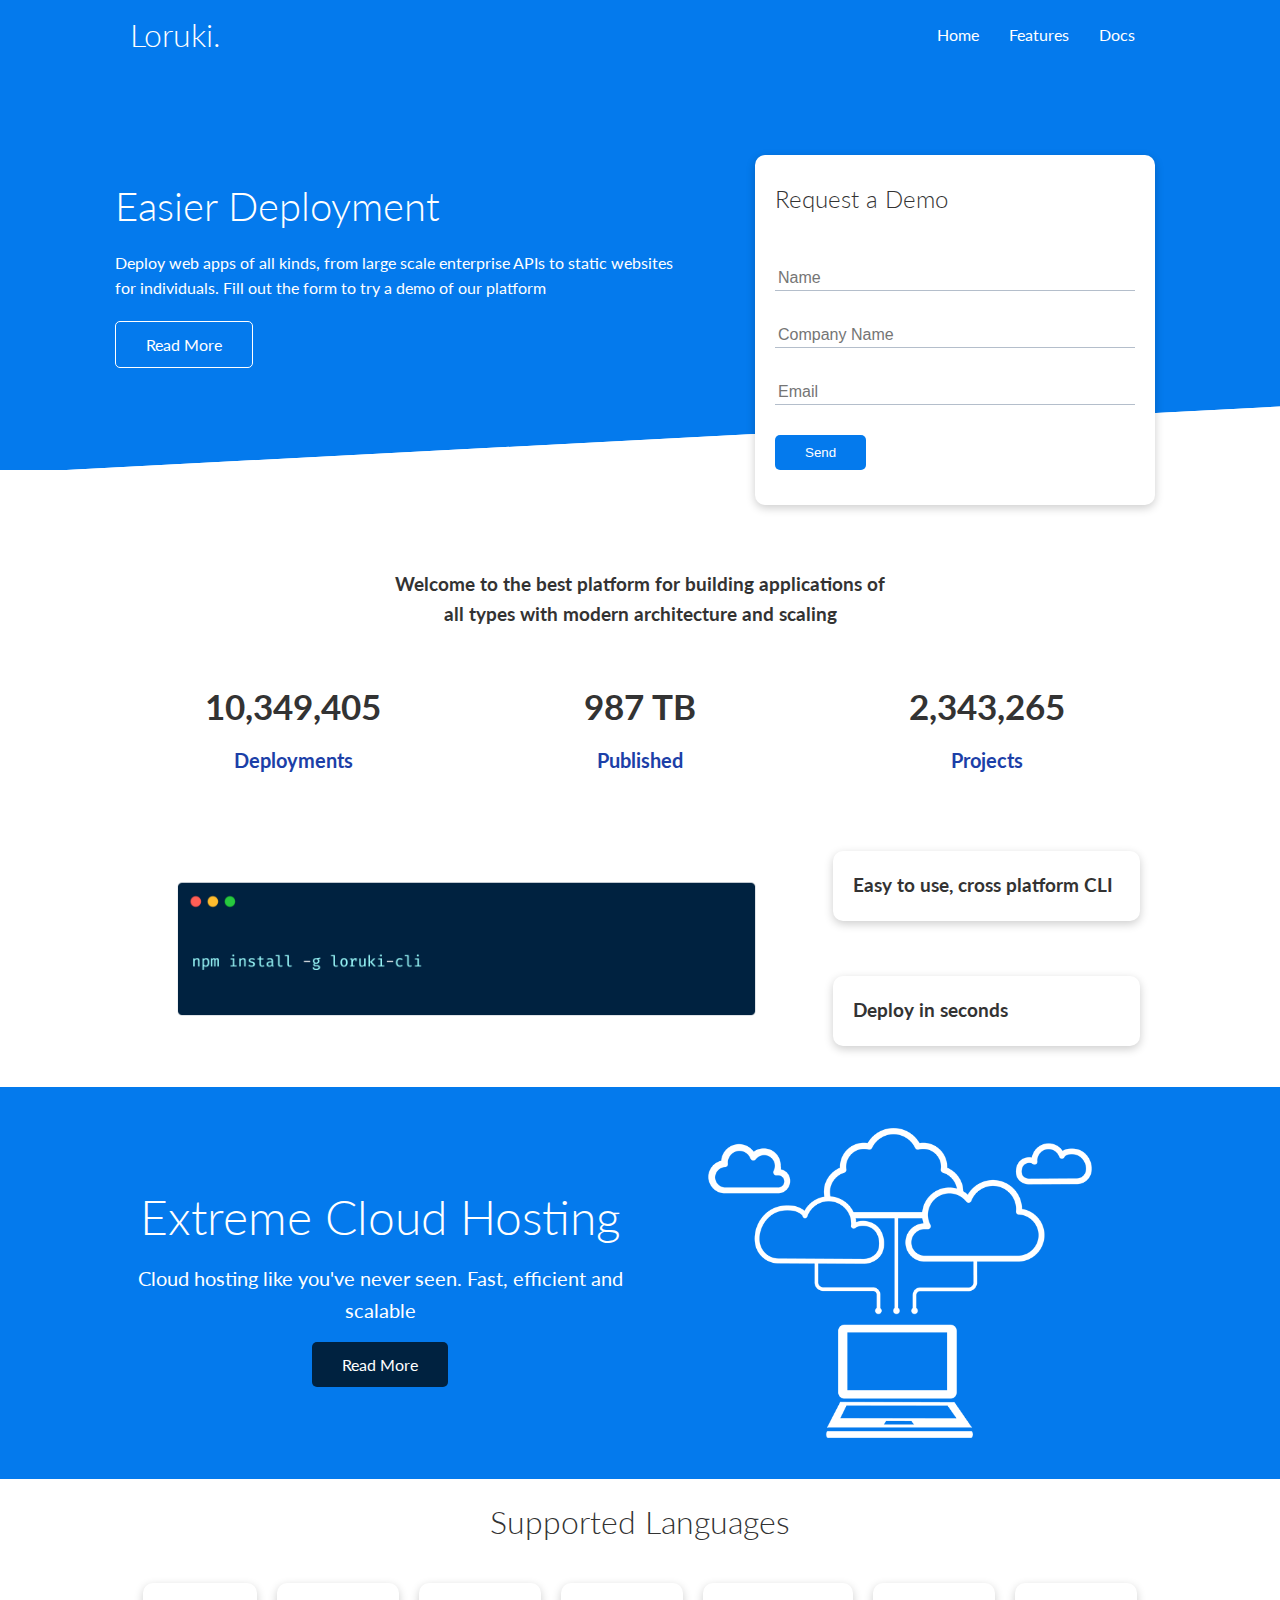
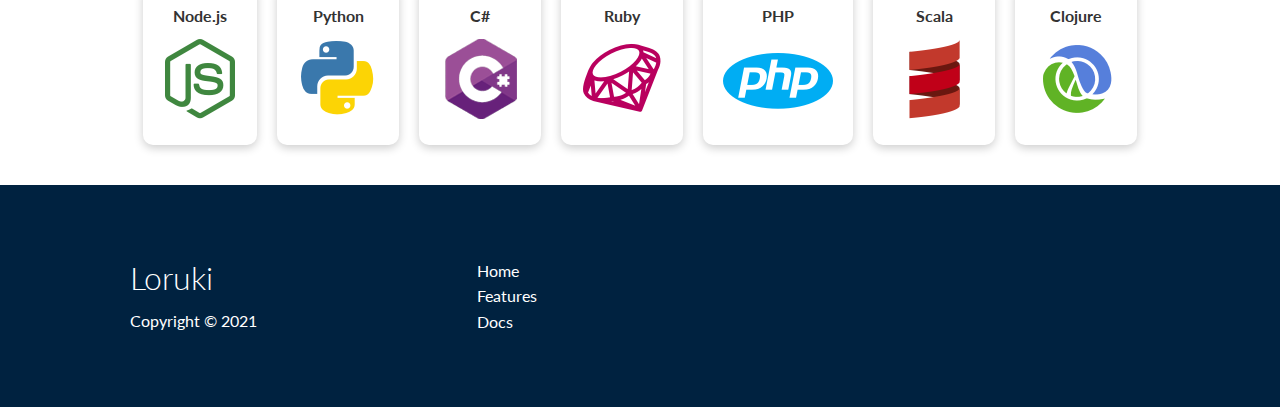
<file: index.html>
<!DOCTYPE html>
<html lang="en">
<head>
    <meta charset="UTF-8">
    <meta name="viewport" content="width=device-width, initial-scale=1.0">
    <link rel="stylesheet" href="css/style.css">
    <link rel="stylesheet" href="css/utilities.css">

    <link rel="stylesheet" href="https://cdnjs.cloudflare.com/ajax/libs/font-awesome/5.15.3/css/all.min.css"
        integrity="sha512-iBBXm8fW90+nuLcSKlbmrPcLa0OT92xO1BIsZ+ywDWZCvqsWgccV3gFoRBv0z+8dLJgyAHIhR35VZc2oM/gI1w=="
        crossorigin="anonymous" />
    <title>Loruki | Cloud Hosting For Everyone</title>
</head>
<body>
    <!-- Navbar -->
<div class="navbar">
    <div class="container flex">
        <h1 id="logo">Loruki.</h1>
        <nav>
            <ul>
                <li><a href="index.html">Home</a></li>
                <li><a href="features.html">Features</a></li>
                <li><a href="docs.html">Docs</a></li>
            </ul>
        </nav>
    </div>    
</div>

<!-- Showcase -->

<section class="showcase">
    <div class="container grid">
        <!-- left side -->
        <div class="showcase-text">
            <h1>Easier Deployment</h1>
            <p>Deploy web apps of all kinds, from large scale enterprise APIs to static websites for individuals. Fill out the form to
            try a demo of our platform</p>
            <a href="features.html" class="btn btn-outline">Read More</a>
        </div>

        <!-- right side -->
        <div class="showcase-form card">
            <h2>Request a Demo</h2>
            <form name="contact" method="POST" netlify-honeypot="bot-field" data-netlify="true">
                <input type="hidden" name="form-name" value="contact">
                <p class="hidden">
                    <label>Don’t fill this out if you’re human: <input name="bot-field" /></label>
                </p>
                <div class="form-control">
                    <input type="text" name="name" placeholder="Name" required>
                </div>

                <div class="form-control">
                    <input type="text" name="company" placeholder="Company Name" required>
                </div>

                <div class="form-control">
                    <input type="email" name="email" placeholder="Email" required>
                </div>
                
                <input type="submit" value="Send" class="btn btn-primary">
            </form>
        </div>
    </div>
</section>

<!-- Stats -->
<section class="stats">
    <div class="container"> 
        <h3 class="text-center my-1" id="stats-heading">
            Welcome to the best platform for building applications of all types with modern architecture and scaling
        </h3>

        <div class="grid grid-3 text-center my-4">
            <div>
                <i class="fas fa-server fa-3x"></i>
                <h3>10,349,405</h3>
                <p class="text-secondary">Deployments</p>
            </div>
            <div>
                <i class="fas fa-upload fa-3x"></i>
                <h3>987 TB</h3>
                <p class="text-secondary">Published</p>
            </div>
            <div>
                <i class="fas fa-project-diagram fa-3x"></i>
                <h3>2,343,265</h3>
                <p class="text-secondary">Projects</p>
            </div>
        </div>
    </div>
</section>

<!-- Cli -->
<section class="cli">   
    <div class="container grid">
        <img src="images/cli.png" alt="">
        <div class="card">
            <h3>Easy to use, cross platform CLI</h3>
        </div>

        <div class="card">
            <h3>Deploy in seconds</h3>
        </div>
    </div>
</section>

<!-- Cloud -->
<section class="cloud bg-primary my-2 py-2">
    <div class="container grid">
        <div class="text-center">
            <h2 class="lg">Extreme Cloud Hosting</h2>
            <p class="lead my-1">Cloud hosting like you've never seen. Fast, efficient and scalable</p>
            <a href="features.html" class="btn btn-dark">Read More</a>
        </div>
        <img src="images/cloud.png" alt="">
    </div>
</section>

<!-- Languages -->
<section class="languages">
    <h2 class="md text-center my-2">
        Supported Languages
    </h2>
    <div class="container flex">
    <div class="card">
        <h4>Node.js</h4>
        <img src="images/logos/node.png" alt="">
    </div>
    <div class="card">
        <h4>Python</h4>
        <img src="images/logos/python.png" alt="">
    </div>
    <div class="card">
        <h4>C#</h4>
        <img src="images/logos/csharp.png" alt="">
    </div>
    <div class="card">
        <h4>Ruby</h4>
        <img src="images/logos/ruby.png" alt="">
    </div>
    <div class="card">
        <h4>PHP</h4>
        <img src="images/logos/php.png" alt="">
    </div>
    <div class="card">
        <h4>Scala</h4>
        <img src="images/logos/scala.png" alt="">
    </div>
    <div class="card">
        <h4>Clojure</h4>
        <img src="images/logos/clojure.png" alt="">
    </div>
    </div>
</section>

<!-- Footer -->
<div class="footer bg-dark py-5">
     <div class="container grid grid-3">
         <div>
             <h1>Loruki</h1>
            <p>Copyright &copy; 2021</p>
         </div>
         <nav>
             <ul>
                 <li><a href="index.html">Home</a></li>
                <li><a href="features.html">Features</a></li>
                <li><a href="docs.html">Docs</a></li>
             </ul>
         </nav>
         <div class="social">
            <a href="#"><i class="fab fa-github fa-2x"></i></a>
            <a href="#"><i class="fab fa-facebook fa-2x"></i></a>
            <a href="#"><i class="fab fa-instagram fa-2x"></i></a>
            <a href="#"><i class="fab fa-twitter fa-2x"></i></a>
         </div>
     </div>
</div>
</body>
</html>
</file>
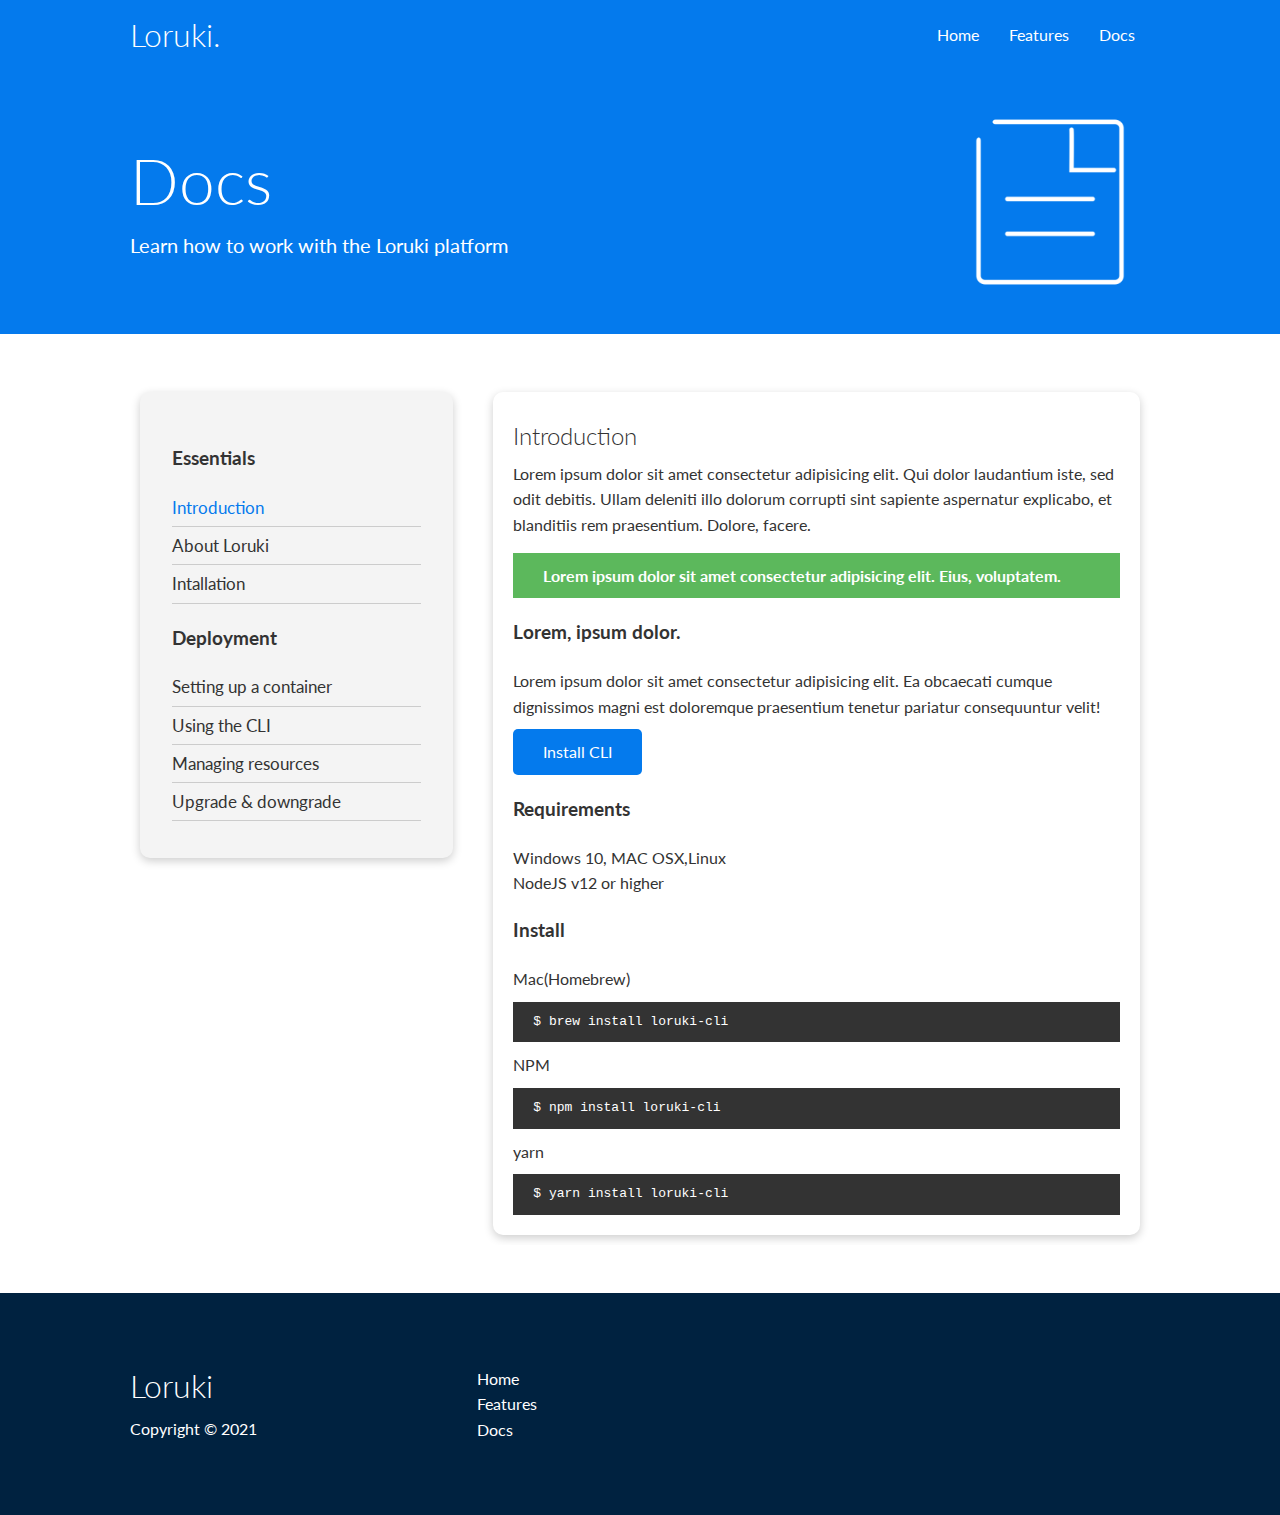
<file: docs.html>
<!DOCTYPE html>
<html lang="en">

<head>
    <meta charset="UTF-8">
    <meta name="viewport" content="width=device-width, initial-scale=1.0">
    <link rel="stylesheet" href="css/style.css">
    <link rel="stylesheet" href="css/utilities.css">

    <link rel="stylesheet" href="https://cdnjs.cloudflare.com/ajax/libs/font-awesome/5.15.3/css/all.min.css"
        integrity="sha512-iBBXm8fW90+nuLcSKlbmrPcLa0OT92xO1BIsZ+ywDWZCvqsWgccV3gFoRBv0z+8dLJgyAHIhR35VZc2oM/gI1w=="
        crossorigin="anonymous" />
    <title>Loruki | Cloud Hosting For Everyone</title>
</head>

<body>
    <!-- Navbar -->
    <div class="navbar">
        <div class="container flex">
            <h1 id="logo">Loruki.</h1>
            <nav>
                <ul>
                    <li><a href="index.html">Home</a></li>
                    <li><a href="features.html">Features</a></li>
                    <li><a href="docs.html">Docs</a></li>
                </ul>
            </nav>
        </div>
    </div>
  
    <!-- Head -->
    <section class="docs-head bg-primary py-3">
        <div class="container grid">
            <div>
                <h1 class="xl">Docs</h1>
                <p class="lead">
                    Learn how to work with the Loruki platform
                </p>
            </div>
            <img src="images/docs.png" alt="">
        </div>
    </section>
<!-- Docs Main -->

<section class="docs-main my-4">
    <div class="container grid">
        <div class="card bg-light p-3">
            <h3 class="my-2">Essentials</h3>
            <nav>
                <ul>
                    <li><a class="text-primary" href="#">Introduction</a></li>
                    <li><a href="#">About Loruki</a></li>
                    <li><a href="#">Intallation</a></li>
                </ul>
            </nav>

            <h3 class="my-2">Deployment</h3>
            <nav>
                <ul>
                    <li><a href="#">Setting up a container</a></li>
                    <li><a href="#">Using the CLI</a></li>
                    <li><a href="#">Managing resources</a></li>
                    <li><a href="#">Upgrade & downgrade</a></li>
                </ul>
            </nav>
        </div>
        <div class="card">
            <h2>Introduction</h2>
            <p>Lorem ipsum dolor sit amet consectetur adipisicing elit. Qui dolor laudantium iste, sed odit debitis. Ullam deleniti illo dolorum corrupti sint sapiente aspernatur explicabo, et blanditiis rem praesentium. Dolore, facere.</p>
            <div class="alert alert-success">
                <i class="fas fa-info"></i>Lorem ipsum dolor sit amet consectetur adipisicing elit. Eius, voluptatem.
            </div>
            <h3>Lorem, ipsum dolor.</h3>
            <p>Lorem ipsum dolor sit amet consectetur adipisicing elit. Ea obcaecati cumque dignissimos magni est doloremque praesentium tenetur pariatur consequuntur velit!</p>
            <a href="#" class="btn btn-primary">Install CLI</a>
            <h3>Requirements</h3>
            <ul>
                <li>Windows 10, MAC OSX,Linux</li>
                <li>NodeJS v12 or higher</li>
            </ul>
            <h3>Install</h3>
            <p>Mac(Homebrew)</p>
            <pre><code>$ brew install loruki-cli</code></pre>
            <p>NPM</p>
            <pre><code>$ npm install loruki-cli</code></pre>
            <p>yarn</p>
            <pre><code>$ yarn install loruki-cli</code></pre>
        </div>
    </div>
</section>
    <!-- Footer -->
    <div class="footer bg-dark py-5">
        <div class="container grid grid-3">
            <div>
                <h1>Loruki</h1>
                <p>Copyright &copy; 2021</p>
            </div>
            <nav>
                <ul>
                    <li><a href="index.html">Home</a></li>
                    <li><a href="features.html">Features</a></li>
                    <li><a href="docs.html">Docs</a></li>
                </ul>
            </nav>
            <div class="social">
                <a href="#"><i class="fab fa-github fa-2x"></i></a>
                <a href="#"><i class="fab fa-facebook fa-2x"></i></a>
                <a href="#"><i class="fab fa-instagram fa-2x"></i></a>
                <a href="#"><i class="fab fa-twitter fa-2x"></i></a>
            </div>
        </div>  
    </div>
</body>

</html>
</file>
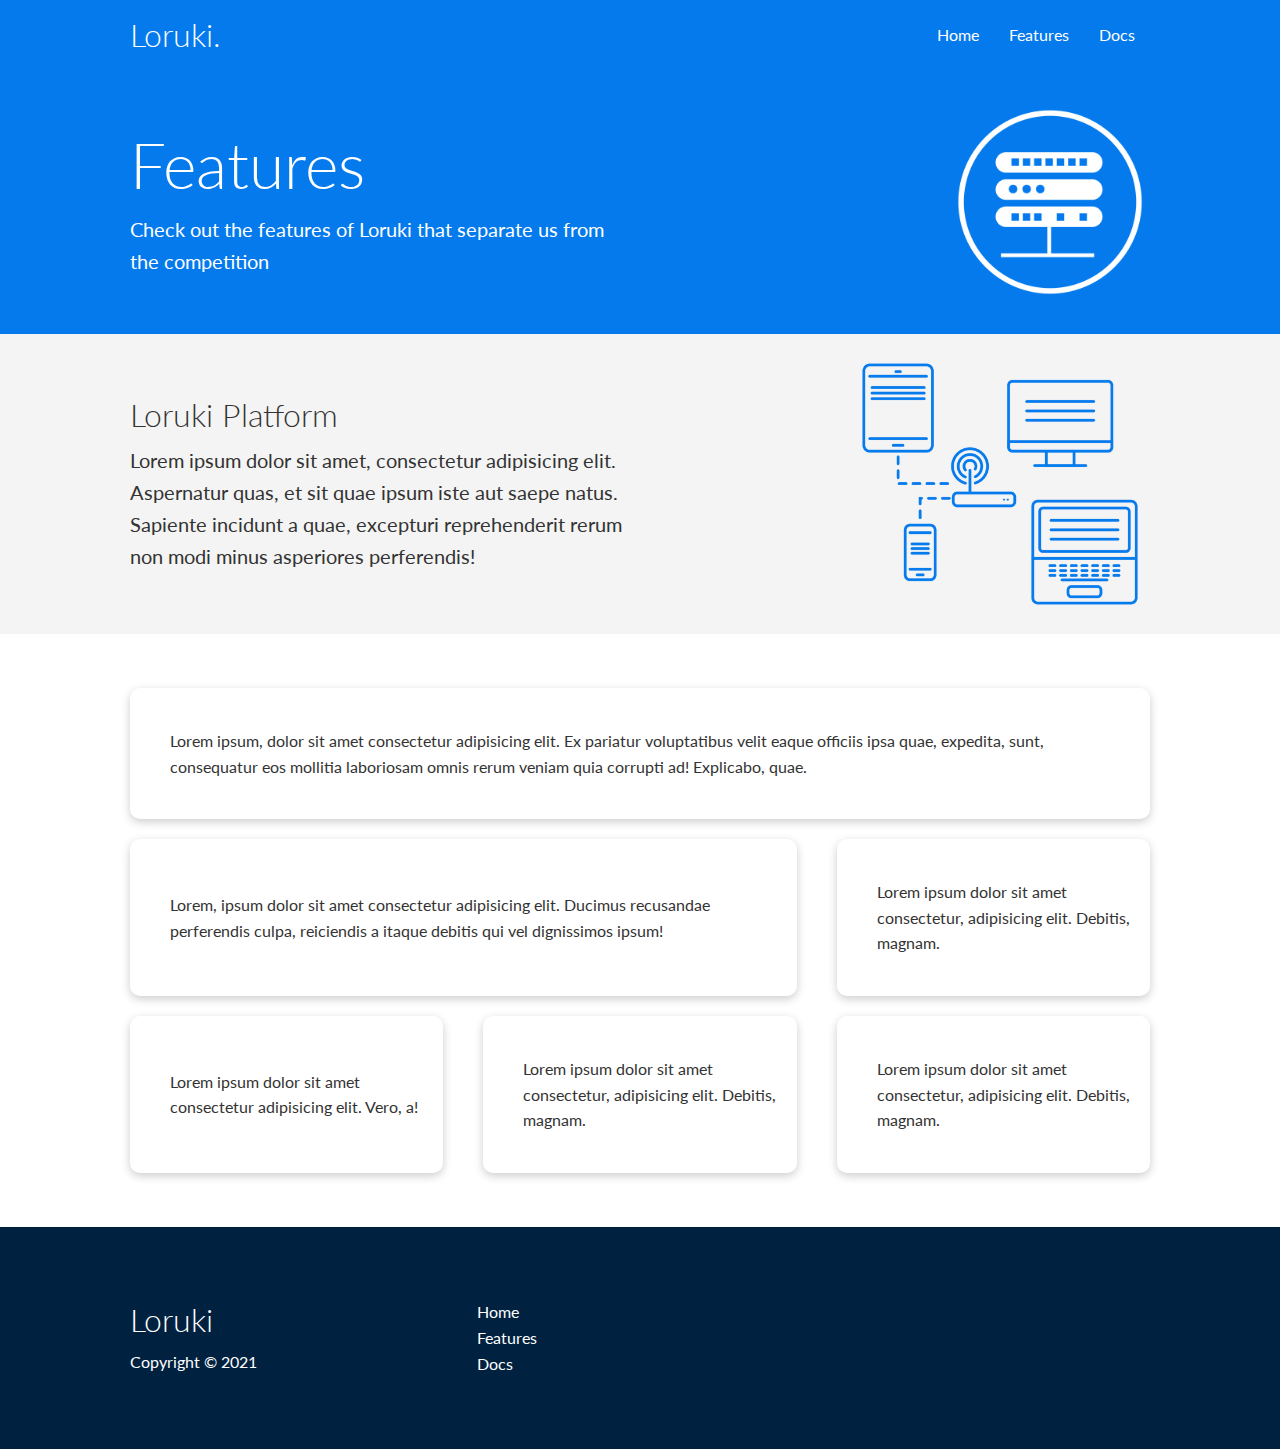
<file: features.html>
<!DOCTYPE html>
<html lang="en">

<head>
    <meta charset="UTF-8">
    <meta name="viewport" content="width=device-width, initial-scale=1.0">
    <link rel="stylesheet" href="css/style.css">
    <link rel="stylesheet" href="css/utilities.css">

    <link rel="stylesheet" href="https://cdnjs.cloudflare.com/ajax/libs/font-awesome/5.15.3/css/all.min.css"
        integrity="sha512-iBBXm8fW90+nuLcSKlbmrPcLa0OT92xO1BIsZ+ywDWZCvqsWgccV3gFoRBv0z+8dLJgyAHIhR35VZc2oM/gI1w=="
        crossorigin="anonymous" />
    <title>Loruki | Cloud Hosting For Everyone</title>
</head>

<body>
    <!-- Navbar -->
    <div class="navbar">
        <div class="container flex">
            <h1 id="logo">Loruki.</h1>
            <nav>
                <ul>
                    <li><a href="index.html">Home</a></li>
                    <li><a href="features.html">Features</a></li>
                    <li><a href="docs.html">Docs</a></li>
                </ul>
            </nav>
        </div>
    </div>

  <!-- Head -->
    <section class="features-head bg-primary py-3">
        <div class="container grid">
            <div>
                <h1 class="xl">Features</h1>
                <p class="lead">
                    Check out the features of Loruki that separate us from the
                    competition
                </p>
            </div>
            <img src="images/server.png" alt="">
        </div>
    </section>

    <!-- Sub Head -->
    <section class="features-sub-head bg-light .py-3">
        <div class="container grid">
            <div>
                <h1 class="md">Loruki Platform</h1>
                <p class="lead">
                Lorem ipsum dolor sit amet, consectetur adipisicing elit. Aspernatur quas, et sit quae ipsum iste aut saepe natus. Sapiente incidunt a quae, excepturi reprehenderit rerum non modi minus asperiores perferendis!    
                </p>
            </div>
            <img src="images/server2.png" alt="">
        </div>
    </section>

    <section class="features-main my-2">
        <div class="container grid grid-3">
            <div class="card flex">
                <i class="fas fa-server fa-3x"></i>
                <p>Lorem ipsum, dolor sit amet consectetur adipisicing elit. Ex pariatur voluptatibus velit eaque officiis ipsa quae, expedita, sunt, consequatur eos mollitia laboriosam omnis rerum veniam quia corrupti ad! Explicabo, quae.</p>
            </div>
            <div class="card flex">
                <i class="fas fa-network-wired fa-3x"></i>
                <p>
                    Lorem, ipsum dolor sit amet consectetur adipisicing elit. Ducimus
                    recusandae perferendis culpa, reiciendis a itaque debitis qui vel
                    dignissimos ipsum!
                </p>
            </div>
            <div class="card flex">
                <i class="fas fa-laptop-code fa-3x"></i>
                <p>
                    Lorem ipsum dolor sit amet consectetur, adipisicing elit. Debitis,
                    magnam.
                </p>
            </div>
            <div class="card flex">
                <i class="fas fa-database fa-3x"></i>
                <p>
                    Lorem ipsum dolor sit amet consectetur adipisicing elit. Vero, a!
                </p>
            </div>
            <div class="card flex">
                <i class="fas fa-power-off fa-3x"></i>
                <p>
                    Lorem ipsum dolor sit amet consectetur, adipisicing elit. Debitis,
                    magnam.
                </p>
            </div>
            <div class="card flex">
                <i class="fas fa-upload fa-3x"></i>
                <p>
                    Lorem ipsum dolor sit amet consectetur, adipisicing elit. Debitis,
                    magnam.
                </p>
            </div>
        </div>
    </section>
    <!-- Footer -->
    <div class="footer bg-dark py-5">
        <div class="container grid grid-3">
            <div>
                <h1>Loruki</h1>
                <p>Copyright &copy; 2021</p>
            </div>
            <nav>
                <ul>
                    <li><a href="index.html">Home</a></li>
                    <li><a href="features.html">Features</a></li>
                    <li><a href="docs.html">Docs</a></li>
                </ul>
            </nav>
            <div class="social">
                <a href="#"><i class="fab fa-github fa-2x"></i></a>
                <a href="#"><i class="fab fa-facebook fa-2x"></i></a>
                <a href="#"><i class="fab fa-instagram fa-2x"></i></a>
                <a href="#"><i class="fab fa-twitter fa-2x"></i></a>
            </div>
        </div>
    </div>
</body>

</html>
</file>
<file: css/style.css>
@import url("https://fonts.googleapis.com/css2?family=Lato:wght@300&display=swap");

:root {
  --primary-color: #047aed;
  --secondary-color: #1c3fa8;
  --dark-color: #002240;
  --light-color: #f4f4f4;
  --success-color: #5cb85c;
  --error-color: #d9534f;
}

* {
  box-sizing: border-box;
  padding: 0;
  margin: 0;
}

body {
  font-family: "Lato", sans-serif;
  color: #333;
  line-height: 1.6;
}

ul {
  list-style-type: none;
}

a {
  text-decoration: none;
  color: #333;
}

h1,
h2 {
  font-weight: 300;
  line-height: 1.2;
  margin: 10px 0;
}

p {
  margin: 10px 0;
}

img {
  width: 100%;
}

code,
pre {
  background: #333;
  color: #fff;
  padding: 10px;
}

.hidden {
  visibility: hidden;
  height: 0;
}

/* Navbar Style */
.navbar {
  background-color: var(--primary-color);
  color: #fff;
  height: 70px;
}

.navbar ul {
  display: flex;
}

.navbar a {
  color: #fff;
  padding: 10px;
  margin: 0 5px;
}

.navbar a:hover {
  border-bottom: 2px #fff solid;
}

.navbar .flex {
  justify-content: space-between;
}

/* Showcase  */
.showcase {
  height: 400px;
  background-color: var(--primary-color);
  color: #fff;
  position: relative;
}

.showcase h1 {
  font-size: 40px;
}

.showcase p {
  margin: 20px 0;
}

.showcase .grid {
  overflow: visible;
  grid-template-columns: 55% 45%;
  gap: 30px;
}

.showcase-text {
  animation: slideInFromLeft 1s;
}

.showcase-form {
  justify-self: flex-end;
  position: relative;
  top: 60px;
  height: 350px;
  width: 400px;
  padding: 40px;
  z-index: 100;
  animation: slideInFromRight 1s;
}

.showcase-form .form-control {
  margin: 30px 0;
}

.showcase-form input[type="text"],
.showcase-form input[type="email"] {
  border: 0;
  border-bottom: 1px solid #b4becb;
  width: 100%;
  padding: 3px;
  font-size: 16px;
}

.showcase-form input:focus {
  outline: none;
}

.showcase::before,
.showcase::after {
  content: "";
  position: absolute;
  height: 100px;
  bottom: -70px;
  right: 0;
  left: 0;
  background: #fff;
  transform: skewY(-3deg);
  -webkit-transform: skewY(-3deg);
  -moz-transform: skewY(-3deg);
  -ms-transform: skewY(-3deg);
}

/* Stats */
.stats {
  padding-top: 100px;
  animation: slideInFromBottom 1s;
}

#stats-heading {
  max-width: 500px;
  margin: auto;
}

.stats .grid h3 {
  font-size: 35px;
}

.stats .grid p {
  font-size: 20px;
  font-weight: bold;
}

/* Cli */
.cli .grid {
  grid-template-columns: repeat(3, 1fr);
  grid-template-rows: repeat(2, 1fr);
}

.cli .grid > *:first-child {
  grid-column: 1 / span 2;
  grid-row: 1 / span 2;
}

/* Cloud */
.cloud-grid {
  grid-template-columns: 4fr 3fr;
}

/* Languages */

.languages .flex {
  flex-wrap: wrap;
}

.languages .card {
  text-align: center;
  margin: 18px 10px 40px;
  transition: transform 0.2s ease-in;
}

.languages .card h4 {
  font: size 20px;
  margin-bottom: 10px;
}

.languages .card:hover {
  transform: translateY(-15px);
}

/* Features */
.features-head img {
  width: 200px;
  justify-self: flex-end;
}

.features-sub-head img {
  width: 300px;
  justify-self: flex-end;
}

.features-main .card > i {
  margin-right: 20px;
}

.features-main .grid {
  padding: 30px;
}

.features-main .grid > *:first-child {
  grid-column: 1 / span 3;
}

.features-main .grid > *:nth-child(2) {
  grid-column: 1 / span 2;
}

/* Docs */
.docs-head img {
  width: 200px;
  justify-self: flex-end;
}

.docs-main h3 {
  margin: 20px 0;
}

.docs-main .grid {
  grid-template-columns: 1fr 2fr;
  align-items: flex-start;
}

.docs-main nav li {
  font-size: 17px;
  padding-bottom: 5px;
  margin-bottom: 5px;
  border-bottom: 1px #ccc solid;
}

.docs-main a:hover {
  font-weight: bold;
}

/* Footer */
.footer .social a {
  margin: 0 10px;
}

/* Animations */
@keyframes slideInFromLeft {
  0% {
    transform: translateX(-100%);
  }
  100% {
    transform: translateY(0);
  }
}

@keyframes slideInFromRight {
  0% {
    transform: translateX(100%);
  }
  100% {
    transform: translateY(0);
  }
}

@keyframes slideInFromTop {
  0% {
    transform: translateY(-100%);
  }
  100% {
    transform: translateX(0);
  }
}

@keyframes slideInFromBottom {
  0% {
    transform: translateY(100%);
  }
  100% {
    transform: translateX(0);
  }
}
/* Tablets and under */
@media (max-width: 768px) {
  .grid,
  .showcase .grid,
  .stats .grid,
  .cli .grid,
  .cloud .grid,
  .features-main .grid,
  .docs-main .grid {
    grid-template-columns: 1fr;
    grid-template-rows: 1fr;
  }

  .showcase {
    height: auto;
  }

  .showcase-text {
    text-align: center;
    margin: 40px;
    animation: slideInFromTop 1s ease-in;
  }

  .showcase-form {
    justify-self: center;
    margin: auto;
    animation: slideInFromBottom 1s ease-in;
  }

  .cli .grid > *:first-child {
    grid-column: 1;
    grid-row: 1;
  }

  .features-head,
  .features-sub-head,
  .docs-head {
    text-align: center;
  }

  .features-head img,
  .features-sub-head img,
  .docs-head img {
    justify-self: center;
  }

  .features-main .grid > *:first-child,
  .features-main .grid > *:nth-child(2) {
    grid-column: 1;
  }
}

/* Mobile */
@media (max-width: 500px) {
  .navbar {
    height: 110px;
  }

  .navbar .flex {
    flex-direction: column;
  }

  .navbar ul {
    padding: 10px;
    background: rgba(0, 0, 0, 0.1);
  }
}
</file>
<file: css/utilities.css>
/* Utilities - class which we use all around the website*/
.container {
  max-width: 1100px;
  margin: 0 auto;
  overflow: auto;
  padding: 0 40px;
}

.card {
  background-color: #fff;
  color: #333;
  border-radius: 10px;
  box-shadow: 0 3px 10px rgba(0, 0, 0, 0.2);
  padding: 20px;
  margin: 10px;
}

.btn {
  display: inline-block;
  padding: 10px 30px;
  cursor: pointer;
  background: var(--primary-color);
  color: #fff;
  border: none;
  border-radius: 5px;
}

.btn-outline {
  background-color: transparent;
  border: 1px #fff solid;
}

.btn:hover {
  transform: scale(0.98);
}

/* Backgrounds & Coloured buttons */
.bg-primary,
.btn-primary {
  background-color: var(--primary-color);
  color: #fff;
}

.bg-secondary,
.btn-secondary {
  background-color: var(--secondary-color);
  color: #fff;
}

.bg-dark,
.btn-dark {
  background-color: var(--dark-color);
  color: #fff;
}

.bg-light,
.btn-light {
  background-color: var(--light-color);
  color: #333;
}

.bg-primary a,
.btn-primary a,
.bg-secondary a,
.btn-secondary a,
.bg-dark a,
.btn-dark a {
  color: #fff;
}

/* Text Colors */

.text-primary {
  color: var(--primary-color);
}

.text-secondary {
  color: var(--secondary-color);
}

.text-dark {
  color: var(--dark-color);
}

.text-light {
  color: var(--light-color);
}

/* Text Sizes */
.lead {
  font-size: 20px;
}

.sm {
  font-size: 1rem;
}

.md {
  font-size: 2rem;
}

.lg {
  font-size: 3rem;
}

.xl {
  font-size: 4rem;
}

.text-center {
  text-align: center;
}
/* Alert */
.alert {
  background-color: var(--light-color);
  padding: 10px 20px;
  font-weight: bold;
  margin: 15px 0;
}

.alert i {
  margin-right: 10px;
}

.alert-success {
  background-color: var(--success-color);
  color: #fff;
}

.alert-error {
  background-color: var(--error-color);
  color: #fff;
}
.flex {
  display: flex;
  justify-content: center;
  align-items: center;
  height: 100%;
}

.grid {
  display: grid;
  /* grid-template-columns: 1fr 1fr; */
  grid-template-columns: repeat(2, 1fr);
  gap: 20px;
  justify-content: center;
  align-items: center;
  height: 100%;
}

.grid-3 {
  grid-template-columns: repeat(3, 1fr);
}

/* Margin */
.my-1 {
  margin: 1rem 0;
}

.my-2 {
  margin: 1.5rem 0;
}

.my-3 {
  margin: 2rem 0;
}

.my-4 {
  margin: 3rem 0;
}

.my-5 {
  margin: 4rem 0;
}

.m-1 {
  margin: 1rem;
}

.m-2 {
  margin: 1.5rem;
}

.m-3 {
  margin: 2rem;
}

.m-4 {
  margin: 3rem;
}

.m-5 {
  margin: 4rem;
}

/* Padding */
.py-1 {
  padding: 1rem 0;
}

.py-2 {
  padding: 1.5rem 0;
}

.py-3 {
  padding: 2rem 0;
}

.py-4 {
  padding: 3rem 0;
}

.py-5 {
  padding: 4rem 0;
}

.p-1 {
  padding: 1rem;
}

.p-2 {
  padding: 1.5rem;
}

.p-3 {
  padding: 2rem;
}

.p-4 {
  padding: 3rem;
}

.p-5 {
  padding: 4rem;
}
</file>
